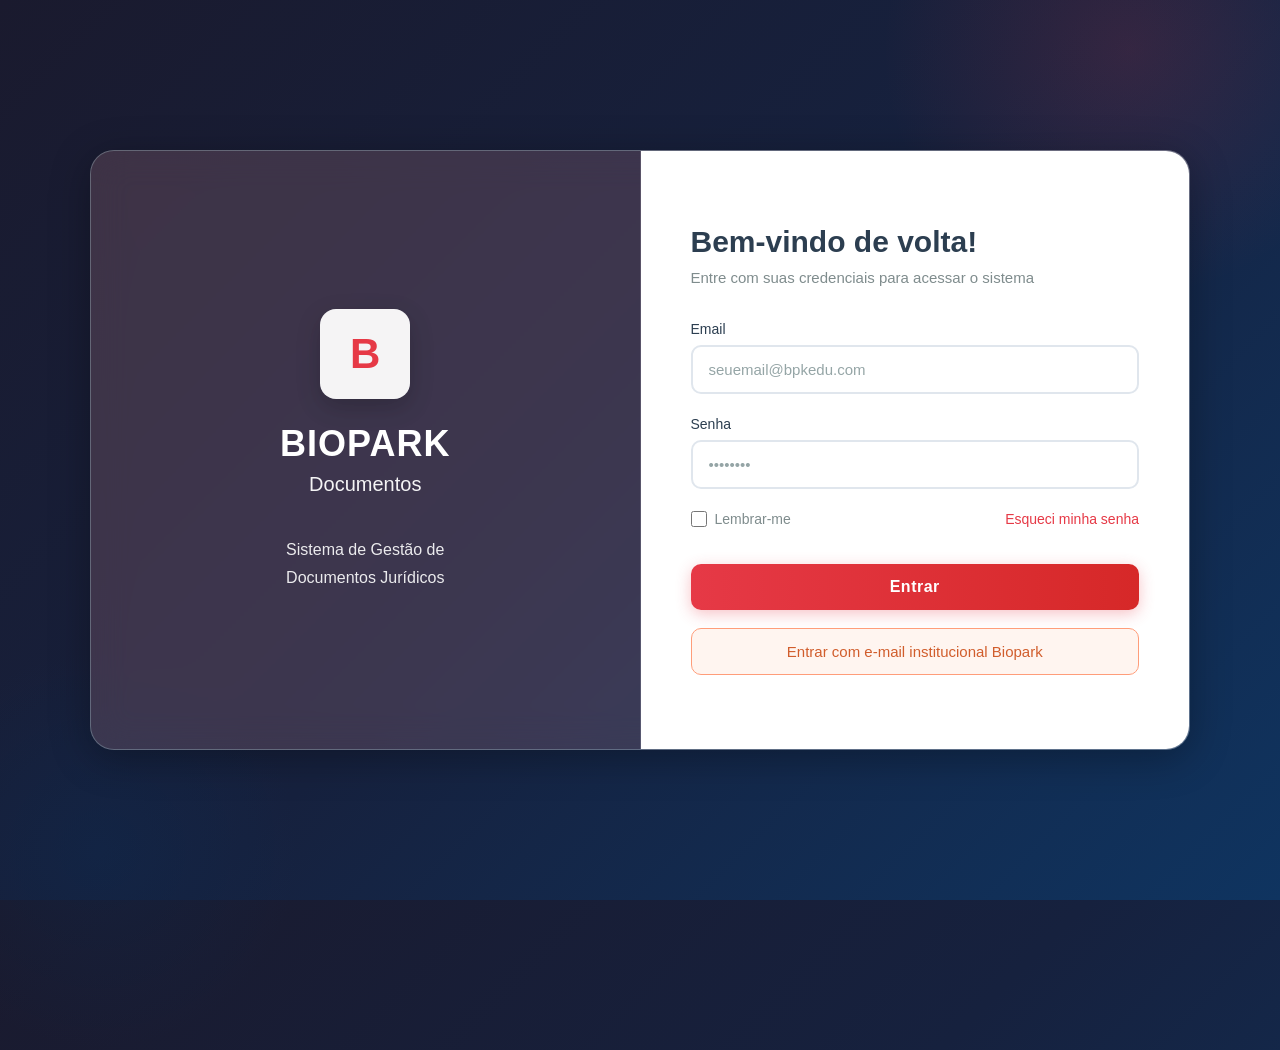
<file: static/html/login.html>
<!DOCTYPE html>
<html lang="pt-BR">
<head>
    <meta charset="UTF-8">
    <meta name="viewport" content="width=device-width, initial-scale=1.0">
    <title>BIOPARK Documentos - Login</title>
    <style>
        * {
            margin: 0;
            padding: 0;
            box-sizing: border-box;
        }

        body {
            font-family: 'Inter', -apple-system, BlinkMacSystemFont, 'Segoe UI', Roboto, sans-serif;
            background: linear-gradient(135deg, #1a1a2e 0%, #16213e 50%, #0f3460 100%);
            min-height: 100vh;
            display: flex;
            align-items: center;
            justify-content: center;
            padding: 20px;
            overflow: hidden;
            position: relative;
        }

        body::before {
            content: '';
            position: absolute;
            width: 500px;
            height: 500px;
            background: radial-gradient(circle, rgba(230, 57, 70, 0.15) 0%, transparent 70%);
            border-radius: 50%;
            top: -200px;
            right: -100px;
            animation: float 20s infinite ease-in-out;
        }

        body::after {
            content: '';
            position: absolute;
            width: 400px;
            height: 400px;
            background: radial-gradient(circle, rgba(0, 52, 101, 0.2) 0%, transparent 70%);
            border-radius: 50%;
            bottom: -150px;
            left: -100px;
            animation: float 15s infinite ease-in-out reverse;
        }

        @keyframes float {
            0%, 100% { transform: translate(0, 0); }
            50% { transform: translate(50px, 50px); }
        }

        .login-container {
            background: rgba(255, 255, 255, 0.10);
            border: 1px solid rgba(255, 255, 255, 0.25);
            backdrop-filter: blur(18px);
            border-radius: 24px;
            box-shadow: 0 8px 40px rgba(0, 0, 0, 0.3);
            overflow: hidden;
            max-width: 1100px;
            width: 100%;
            display: flex;
            min-height: 600px;
            position: relative;
            z-index: 1;
        }

        .login-left {
            flex: 1;
            padding: 60px 50px;
            display: flex;
            flex-direction: column;
            justify-content: center;
            align-items: center;
            color: white;
            position: relative;
            background: rgba(230, 57, 70, 0.08);
            border-right: 1px solid rgba(255, 255, 255, 0.15);
        }

        .logo-container {
            text-align: center;
            position: relative;
            z-index: 1;
        }

        .logo {
            width: 90px;
            height: 90px;
            background: rgba(255, 255, 255, 0.95);
            border-radius: 16px;
            display: flex;
            align-items: center;
            justify-content: center;
            margin: 0 auto 24px;
            font-size: 42px;
            font-weight: bold;
            color: #e63946;
            box-shadow: 0 8px 24px rgba(0, 0, 0, 0.2);
        }

        .logo-text {
            font-size: 36px;
            font-weight: 700;
            margin-bottom: 8px;
            letter-spacing: 1px;
        }

        .logo-subtitle {
            font-size: 20px;
            opacity: 0.95;
            margin-bottom: 40px;
            font-weight: 300;
        }

        .welcome-text {
            font-size: 16px;
            line-height: 1.7;
            opacity: 0.9;
            text-align: center;
            max-width: 300px;
        }

        .login-right {
            flex: 1;
            padding: 60px 50px;
            display: flex;
            flex-direction: column;
            justify-content: center;
            background: white;
        }

        .login-header {
            margin-bottom: 35px;
        }

        .login-title {
            font-size: 30px;
            color: #2c3e50;
            margin-bottom: 10px;
            font-weight: 700;
        }

        .login-subtitle {
            color: #7f8c8d;
            font-size: 15px;
            font-weight: 300;
        }

        /* ALERTAS */
        .alert {
            padding: 14px 18px;
            border-radius: 10px;
            margin-bottom: 20px;
            font-size: 14px;
            display: none;
            align-items: center;
            gap: 10px;
            animation: slideDown 0.3s ease;
        }

        @keyframes slideDown {
            from {
                opacity: 0;
                transform: translateY(-10px);
            }
            to {
                opacity: 1;
                transform: translateY(0);
            }
        }

        .alert-error {
            background: #fee;
            color: #c33;
            border: 1px solid #fcc;
        }

        .alert-success {
            background: #d4edda;
            color: #155724;
            border: 1px solid #c3e6cb;
        }

        .alert-icon {
            font-size: 18px;
        }

        .form-group {
            margin-bottom: 22px;
            text-align: left;
        }

        .form-label {
            display: block;
            margin-bottom: 8px;
            color: #2c3e50;
            font-weight: 500;
            font-size: 14px;
        }

        .form-input {
            width: 100%;
            padding: 14px 16px;
            border: 2px solid #e0e6ed;
            border-radius: 10px;
            font-size: 15px;
            background: white;
            color: #2c3e50;
            transition: all 0.3s ease;
            outline: none;
            font-family: inherit;
        }

        .form-input::placeholder {
            color: #95a5a6;
        }

        .form-input:focus {
            border-color: #e63946;
            background: white;
            box-shadow: 0 0 0 3px rgba(230, 57, 70, 0.1);
        }

        .form-input.error {
            border-color: #e74c3c;
            background: #fff5f5;
        }

        .form-options {
            display: flex;
            justify-content: space-between;
            align-items: center;
            margin-bottom: 25px;
            font-size: 14px;
        }

        .checkbox-container {
            display: flex;
            align-items: center;
            gap: 8px;
            color: #7f8c8d;
            cursor: pointer;
            user-select: none;
        }

        .checkbox-container input {
            width: 16px;
            height: 16px;
            cursor: pointer;
            accent-color: #e63946;
        }

        .forgot-password {
            color: #e63946;
            text-decoration: none;
            font-weight: 500;
            transition: color 0.3s;
        }

        .forgot-password:hover {
            color: #d62828;
            text-decoration: underline;
        }

        .btn-login {
            width: 100%;
            margin-top: 12px;
            padding: 14px;
            border: none;
            border-radius: 10px;
            cursor: pointer;
            background: linear-gradient(90deg, #e63946, #d62828);
            color: white;
            font-size: 16px;
            font-weight: 600;
            letter-spacing: 0.5px;
            transition: all 0.3s ease;
            box-shadow: 0 4px 15px rgba(230, 57, 70, 0.3);
            font-family: inherit;
        }

        .btn-login:hover:not(:disabled) {
            transform: translateY(-2px);
            box-shadow: 0 6px 20px rgba(230, 57, 70, 0.4);
        }

        .btn-login:active {
            transform: translateY(0);
        }

        .btn-login:disabled {
            opacity: 0.6;
            cursor: not-allowed;
            transform: none;
        }

        .btn-institucional {
            width: 100%;
            margin-top: 18px;
            padding: 14px;
            border-radius: 10px;
            cursor: pointer;
            background: #fff5f0;
            border: 1px solid #ff9d7a;
            color: #d15d2c;
            font-size: 15px;
            font-weight: 500;
            transition: all 0.3s ease;
            font-family: inherit;
        }

        .btn-institucional:hover {
            background: #ffe8d9;
            border-color: #ff8554;
            transform: translateY(-1px);
        }

        /* Responsivo */
        @media (max-width: 768px) {
            .login-container {
                flex-direction: column;
            }

            .login-left {
                border-right: none;
                border-bottom: 1px solid rgba(255, 255, 255, 0.15);
                padding: 40px 30px;
            }

            .login-right {
                padding: 40px 30px;
            }
        }
    </style>
</head>
<body>
    <div class="login-container">
        <div class="login-left">
            <div class="logo-container">
                <div class="logo">B</div>
                <div class="logo-text">BIOPARK</div>
                <div class="logo-subtitle">Documentos</div>
                <p class="welcome-text">
                    Sistema de Gestão de<br>Documentos Jurídicos
                </p>
            </div>
        </div>

        <div class="login-right">
            <div class="login-header">
                <h1 class="login-title">Bem-vindo de volta!</h1>
                <p class="login-subtitle">Entre com suas credenciais para acessar o sistema</p>
            </div>

            <div id="alertBox" class="alert"></div>

            <form id="loginForm">
                <div class="form-group">
                    <label class="form-label" for="email">Email</label>
                    <input 
                        type="email" 
                        id="email" 
                        class="form-input" 
                        placeholder="seuemail@bpkedu.com"
                        autocomplete="email"
                        required
                    >
                </div>

                <div class="form-group">
                    <label class="form-label" for="password">Senha</label>
                    <input 
                        type="password" 
                        id="password" 
                        class="form-input" 
                        placeholder="••••••••"
                        autocomplete="current-password"
                        required
                    >
                </div>

                <div class="form-options">
                    <label class="checkbox-container">
                        <input type="checkbox" id="remember">
                        <span>Lembrar-me</span>
                    </label>
                    <a href="#" class="forgot-password" onclick="esqueceuSenha(event)">Esqueci minha senha</a>
                </div>

                <button type="submit" class="btn-login" id="btnLogin">Entrar</button>

                <button type="button" class="btn-institucional" onclick="loginInstitucional()">
                    Entrar com e-mail institucional Biopark
                </button>
            </form>
        </div>
    </div>

    <script>
        // ========================================
        // BANCO DE DADOS SIMULADO DE USUÁRIOS
        // ========================================
        const usuarios = [
            { 
                email: 'paola.carvalho@alunos.bpkedu.com', 
                senha: '1234', 
                nome: 'Paola Carvalho',
                tipo: 'admin'
            },
            { 
                email: 'usuario@biopark.com.br', 
                senha: 'senha123', 
                nome: 'Usuário Teste',
                tipo: 'user'
            },
            { 
                email: 'admin@biopark.com.br', 
                senha: 'admin', 
                nome: 'Administrador',
                tipo: 'admin'
            }
        ];

        // ========================================
        // FUNÇÕES DE ALERTA
        // ========================================
        function mostrarAlerta(mensagem, tipo) {
            const alertBox = document.getElementById('alertBox');
            const icon = tipo === 'success' ? '✅' : '❌';
            
            alertBox.innerHTML = `<span class="alert-icon">${icon}</span><span>${mensagem}</span>`;
            alertBox.className = `alert alert-${tipo}`;
            alertBox.style.display = 'flex';
            
            setTimeout(() => {
                alertBox.style.display = 'none';
            }, 5000);
        }

        function limparAlerta() {
            const alertBox = document.getElementById('alertBox');
            alertBox.style.display = 'none';
        }

        // ========================================
        // CARREGA EMAIL SALVO (se existir)
        // ========================================
        window.addEventListener('load', () => {
            const emailSalvo = localStorage.getItem('lembrarEmail');
            if (emailSalvo) {
                document.getElementById('email').value = emailSalvo;
                document.getElementById('remember').checked = true;
            }

            document.getElementById('email').addEventListener('focus', () => {
                document.getElementById('email').classList.remove('error');
                limparAlerta();
            });

            document.getElementById('password').addEventListener('focus', () => {
                document.getElementById('password').classList.remove('error');
                limparAlerta();
            });
        });

        // ========================================
        // FUNÇÃO PRINCIPAL DE LOGIN
        // ========================================
        document.getElementById('loginForm').addEventListener('submit', function(e) {
            e.preventDefault();
            
            const emailInput = document.getElementById('email');
            const passwordInput = document.getElementById('password');
            const btnLogin = document.getElementById('btnLogin');
            
            const email = emailInput.value.trim();
            const password = passwordInput.value;
            const lembrarMe = document.getElementById('remember').checked;
            
            emailInput.classList.remove('error');
            passwordInput.classList.remove('error');
            limparAlerta();
            
            if (!email) {
                mostrarAlerta('Por favor, digite seu email.', 'error');
                emailInput.classList.add('error');
                emailInput.focus();
                return;
            }

            if (!password) {
                mostrarAlerta('Por favor, digite sua senha.', 'error');
                passwordInput.classList.add('error');
                passwordInput.focus();
                return;
            }

            const emailRegex = /^[^\s@]+@[^\s@]+\.[^\s@]+$/;
            if (!emailRegex.test(email)) {
                mostrarAlerta('Por favor, digite um email válido.', 'error');
                emailInput.classList.add('error');
                emailInput.focus();
                return;
            }
            
            btnLogin.disabled = true;
            btnLogin.textContent = 'Entrando...';
            
            setTimeout(() => {
                const usuarioEncontrado = usuarios.find(u => 
                    u.email.toLowerCase() === email.toLowerCase() && 
                    u.senha === password
                );
                
                if (usuarioEncontrado) {
                    const dadosUsuario = {
                        email: usuarioEncontrado.email,
                        nome: usuarioEncontrado.nome,
                        tipo: usuarioEncontrado.tipo,
                        dataLogin: new Date().toISOString()
                    };
                    
                    localStorage.setItem('usuarioLogado', JSON.stringify(dadosUsuario));
                    
                    if (lembrarMe) {
                        localStorage.setItem('lembrarEmail', email);
                    } else {
                        localStorage.removeItem('lembrarEmail');
                    }
                    
                    mostrarAlerta(`Bem-vindo(a), ${usuarioEncontrado.nome}!`, 'success');
                    
                    setTimeout(() => {
                        window.location.href = '/static/html/index.html';
                    }, 1000);
                    
                } else {
                    btnLogin.disabled = false;
                    btnLogin.textContent = 'Entrar';
                    
                    mostrarAlerta('Email ou senha incorretos. Tente novamente.', 'error');
                    passwordInput.value = '';
                    passwordInput.classList.add('error');
                    emailInput.classList.add('error');
                    passwordInput.focus();
                }
            }, 300);
        });

        // ========================================
        // OUTRAS FUNÇÕES
        // ========================================
        function esqueceuSenha(event) {
            event.preventDefault();
            mostrarAlerta('Funcionalidade de recuperação de senha em desenvolvimento.', 'error');
        }

        function loginInstitucional() {
            mostrarAlerta('Login institucional SSO em desenvolvimento.', 'error');
        }

        document.getElementById('email').addEventListener('keypress', (e) => {
            if (e.key === 'Enter') {
                e.preventDefault();
                document.getElementById('password').focus();
            }
        });

        let submitInProgress = false;
        document.getElementById('loginForm').addEventListener('submit', (e) => {
            if (submitInProgress) {
                e.preventDefault();
                return false;
            }
            submitInProgress = true;
            setTimeout(() => submitInProgress = false, 2000);
        });
    </script>
</body>
</html>
</file>
